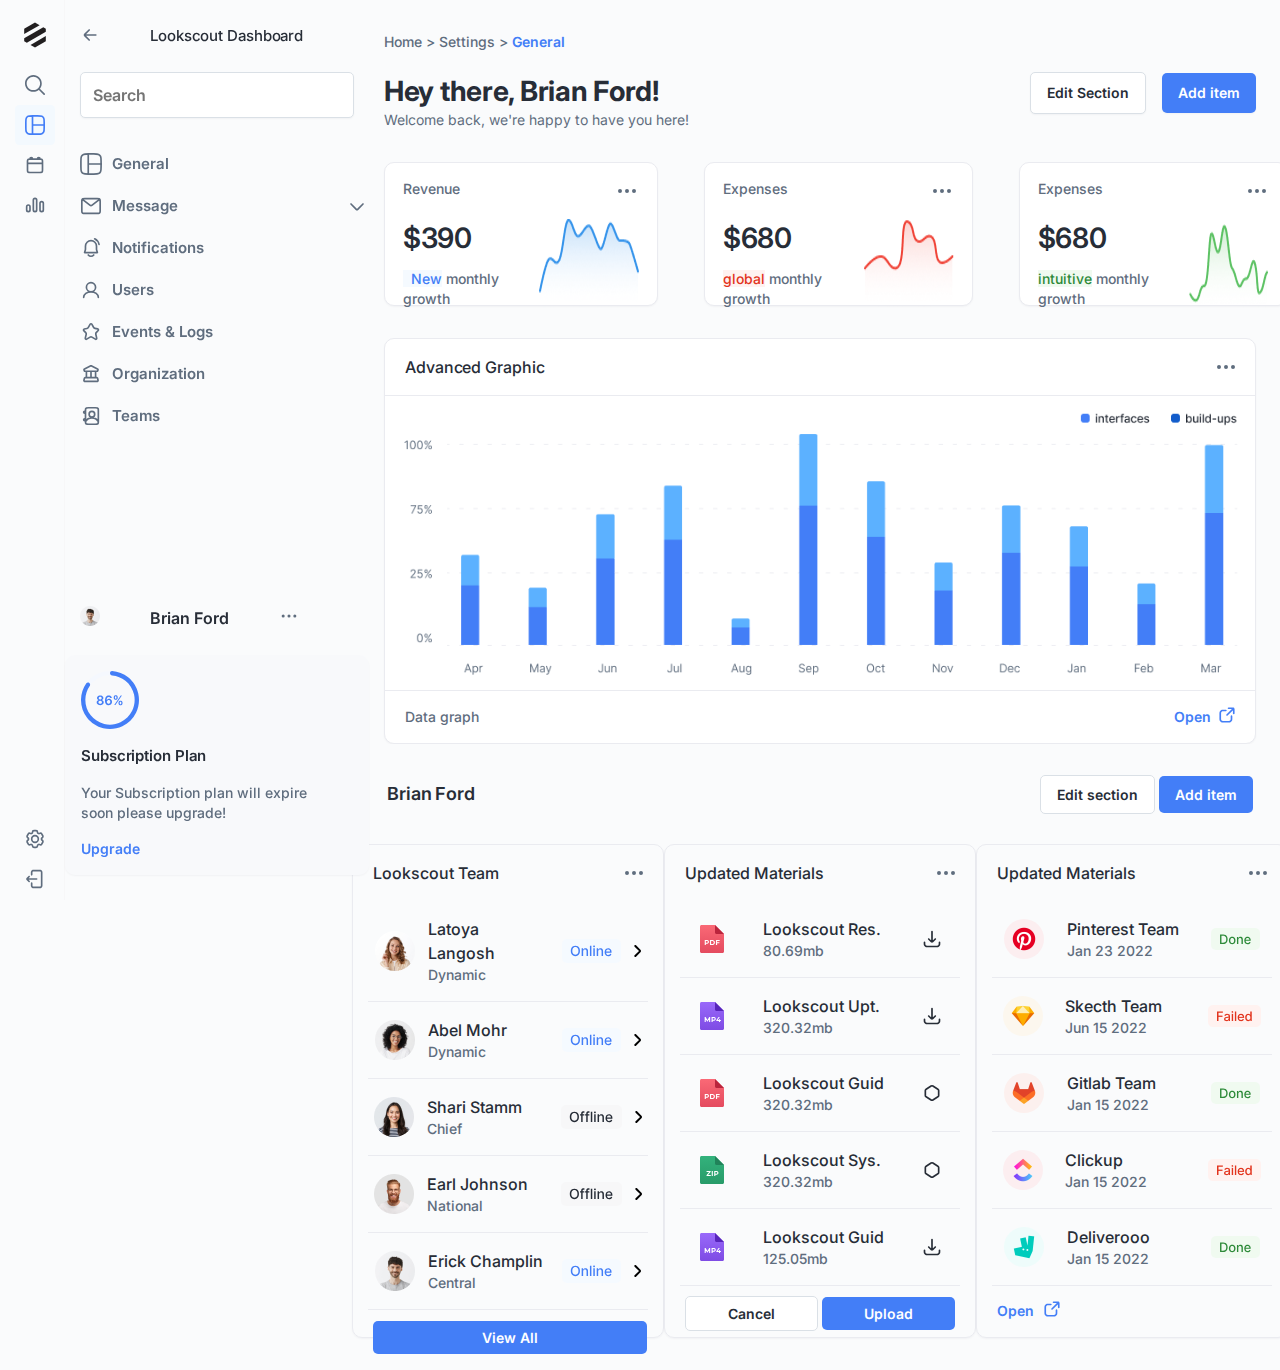
<file: index.html>
<!DOCTYPE html>
<html lang="en">
  <head>
    <meta charset="UTF-8" />
    <meta http-equiv="X-UA-Compatible" content="IE=edge" />
    <meta name="viewport" content="width=device-width, initial-scale=1.0" />
    <link rel="preconnect" href="https://fonts.googleapis.com" />
    <link rel="preconnect" href="https://fonts.gstatic.com" crossorigin />
    <link href="https://fonts.googleapis.com/css2?family=Inter:wght@400;500;600&display=swap" rel="stylesheet"/>
    <link rel="stylesheet" href="assets/css/grid.css" />
    <link rel="stylesheet" href="assets/css/reset.css">
    <title>DASHBOARD</title>
  </head>
  <body>
    <div class="container">
      <div class="panel">
        <!-- Navbar Start-->
        <!-- Navbar Start-->
        <nav>
            <div class="navbarContainer">
                <!--  sol-menü-start    -->
                
                <div class="logo">
                    <a href="#"><img src="assets/img/logo.svg" alt="fabrx-logo"></a>
                    
                    <ul>
                      
                        <li><a href="#"><img src="assets/img/left-menu-icons/search-icon.svg" alt=""></a></li>
                        <li><a href="#"><img src="assets/img/left-menu-icons/dashboard-icon.svg" alt=""></a></li>
                        <li><a href="#"><img src="assets/img/left-menu-icons/calendar-icon.svg" alt=""></a></li>
                        <li><a href="#"><img src="assets/img/left-menu-icons/bars-icon.svg" alt=""></a></li>
                    </ul>
                </div>
                
        
                <div class="hamburger"><a href="#"><img src="assets/img/left-menu-icons/hamburger-icon.svg" alt=""></a></div>
            
        
                <div class="setting">
                    
                    <a href="#"><img src="assets/img/left-menu-icons/setting-icon.svg"></a>
                    <a href="#"><img src="assets/img/left-menu-icons/logout-icon.svg"></a>
                    


                </div>
                
                <!--  sol-menü-end    -->
            </div>
            <!--  sag-menu-start  -->
            

            <div class="right-menu-divider">
               <!--<div class="right-menu-item">-->
                    <!-- Sidebar -->
                    <ul class="right-menu">
                        <div class="menu-header">
                            <a href="#"><img src="assets/img/right-menu-icon/left-icon.svg" alt="dashboard-icon"></a>
                            <h4>Lookscout Dashboard</h4>
                        </div>
                        <div class="menu-header">
                            <input class="search-text"  id="exampleInputEmail1" placeholder="Search">
                        </div>

                        <!-- Nav Item - Dashboard -->
                        <li class="menu-item">
                            <a class="menu-link" href="#">
                                <img src="assets/img/right-menu-icon/horizontal-icon.svg" alt="dashboard-icon">
                                General</a>
                        </li>
                        <li class="menu-item">
                            <a class="menu-link" href="#">
                                <img src="assets/img/right-menu-icon/message-icon.svg" alt="dashboard-icon">
                                Message
                                <span><a href="#"><img src="assets/img/right-menu-icon/down-icon.svg" alt=""></a></span>
                            </a>
                        </li>
                        <li class="menu-item">
                            <a class="menu-link" href="#">
                                <img src="assets/img/right-menu-icon/notification-icon.svg" alt="dashboard-icon">
                                Notifications</a>
                        </li>
                        <li class="menu-item">
                            <a class="menu-link" href="#">
                                <img src="assets/img/right-menu-icon/user-icon.svg" alt="dashboard-icon">
                                Users</a>
                        </li>
                        <li class="menu-item">
                            <a class="menu-link" href="#">
                                <img src="assets/img/right-menu-icon/star-icon.svg" alt="dashboard-icon">
                                Events & Logs</a>
                        </li>
                        <li class="menu-item">
                            <a class="menu-link" href="#">
                                <img src="assets/img/right-menu-icon/bank-icon.svg" alt="dashboard-icon">
                                Organization</a>
                        </li>
                        <li class="menu-item">
                            <a class="menu-link" href="#">
                                <img src="assets/img/right-menu-icon/teams-icon.svg" alt="dashboard-icon">
                                Teams</a>
                        </li>
                    </ul>
                    <!-- End of Sidebar -->
               <!--</div>-->
               <div class="menu-down">
                    <div class="menu-header">
                        <img src="assets/img/avatar.png" alt="dashboard-icon">
                        Brian Ford
                        <img src="assets/img/right-menu-icon/dots-icon.svg" alt="">
                    </div>
                    <div class="plan">
                        <img src="assets/img/right-menu-icon/progress-circle-icon.svg" alt="">
                        <h6>Subscription Plan</h6>
                        <p>Your Subscription plan will expire <br> soon please upgrade!</p>
                        <a href="#">Upgrade</a>

                    </div>
                </div>
            </div>   
            <!--  sag-menu-end    -->

  
        </nav>
        <!-- Navbar Finish-->
        <!-- Navbar Finish-->
      </div>
      <!--Panel Finish-->

      <div class="content">
        <!--Content Start-->

        <!-- Hero Start-->
        <section>
          <div class="heroContainer">
            
            <div class="menu">
              <p class="back">	&lt; Back </p>
                <p class="home"> Home > Settings > <a href="#" class="active"> General </a> </p>
            </div>
            <div class="heroTitle">
                <div class="heroWriting">
                    <h1> Hey there, Brian Ford!</h1>
                    <p>Welcome back, we're happy to have you here!</p>
                </div>
                <div class="heroButton">
                    <a class="whiteButton" href="#">Edit Section</a>
                    <a class="blueButton" href="#">Add item</a>
                    <a class="btn-3dot" href=""><img src="./assets/img/3dot.svg" alt=""></a>

                </div>
            </div>

            <div class="heroCards">
                <div class="card1">
                    <div class="heroGraphic">
                        <p> Revenue </p> <img src="assets/img/menu.svg" alt="">
                    </div>

                    <div class="new">
                        <div class="new1">
                            <div class="area">
                                <h1> $390 </h1>
                                <p> <span class="blue">New</span>
                                    monthly growth</p>
                            </div>
                            <img src="assets/img/Graphics (1).png" alt="">
                        </div>
                    </div>
                </div>
                <div class="card1">
                    <div class="heroGraphic">
                        <p> Expenses </p> <img src="assets/img/menu.svg" alt="">
                    </div>

                    <div class="new">
                        <div class="new1">
                            <div class="area">
                                <h1> $680 </h1>
                                <p> <span class="red">global</span>
                                    monthly growth</p>
                            </div>
                            <img src="assets/img/redgrafik.png" alt="">
                        </div>
                    </div>
                </div>
                <div class="card1">
                    <div class="heroGraphic">
                        <p> Expenses </p> <img src="assets/img/menu.svg" alt="">
                    </div>

                    <div class="new">
                        <div class="new1">
                            <div class="area">
                                <h1> $680 </h1>
                                <p> <span class="green">intuitive</span>
                                    monthly growth</p>
                            </div>
                            <img src="assets/img/greengrafik.png" alt="">
                        </div>
                    </div>
                </div>
            </div>

        </div>
        </section>
        <!-- Hero Finish-->

    
    <!-- Graphics Start-->
    <section>
        <div class="graphicsContainer"> <!-- Graphics Container Start-->
            <div class="graphicsHeader"> <!-- Graphics Header Start-->
            <h3>Revenue</h3>
            <h3 class="d-none">Advanced Graphic</h3>
            <img src="assets/img/3dot.svg" alt="Three Dot">
            </div> <!-- Graphics Header Finish-->
            <img src="assets/img/chart.png" class="cartDesktop" alt="Chart Images">
            <h1 class="smallText">Total Transaction Revenue</h1>
            <h1>$135,450</h1>
            <img src="assets/img/chartMobile.png" class="cartMobile" alt="Cart Images Mobile">
            <div class="graphicsFooter"> <!-- Graphics Footer Start-->
                <p>Data graph</p>
            <div class="openFlex"> <!-- Open Flex Start-->
                <a href="">Open</a>
                <a href=""><img src="./assets/img/open.svg" alt="Open Icon" /></a>
              </div> <!-- Open Flex Finish-->
            </div> <!-- Graphics Footer Finish-->
        </div> <!-- Graphics Container Finish-->
    </section>
    <!-- Graphics Finish-->

        <!-- Teams Start-->
        <section>
          <div class="teamsContainer">
            
              <div class="title">
                <h3>Brian Ford</h3>
                <div class="editButton">
                  <a class="btn-white" href="">Edit section</a>
                  <a class="btn-blue" href="">Add item</a>
                  <a class="btn-3dot" href=""><img src="./assets/img/3dot.svg" alt=""></a>
                </div>
              </div>
              <div class="cards">
                <div class="card">
                  <div class="card-title">
                    <h6>Lookscout Team</h6>
                    <a href=""><img src="./assets/img/3dot.svg" alt="" /></a>
                  </div>
                  <div class="card-content">
                    <img src="./assets/img/1.png" alt="" />
                    <div class="name">
                      <h6>Latoya Langosh</h6>
                      <p>Dynamic</p>
                    </div>
                    <img src="./assets/img/online.svg" alt="" />
                    <img src="./assets/img/right-arrow.svg" alt="" />
                  </div>
                  <div class="card-content">
                    <img src="./assets/img/2.png" alt="" />
                    <div class="name">
                      <h6>Abel Mohr</h6>
                      <p>Dynamic</p>
                    </div>
                    <img src="./assets/img/online.svg" alt="" />
                    <img src="./assets/img/right-arrow.svg" alt="" />
                  </div>
                  <div class="card-content">
                    <img src="./assets/img/3.png" alt="" />
                    <div class="name">
                      <h6>Shari Stamm</h6>
                      <p>Chief</p>
                    </div>
                    <img src="./assets/img/offline.svg" alt="" />
                    <img src="./assets/img/right-arrow.svg" alt="" />
                  </div>
                  <div class="card-content">
                    <img src="./assets/img/4.png" alt="" />
                    <div class="name">
                      <h6>Earl Johnson</h6>
                      <p>National</p>
                    </div>
                    <img src="./assets/img/offline.svg" alt="" />
                    <img src="./assets/img/right-arrow.svg" alt="" />
                  </div>
                  <div class="card-content">
                    <img src="./assets/img/5.png" alt="" />
                    <div class="name">
                      <h6>Erick Champlin</h6>
                      <p>Central</p>
                    </div>
                    <img src="./assets/img/online.svg" alt="" />
                    <img src="./assets/img/right-arrow.svg" alt="" />
                  </div>
                  <div class="cardButton">
                    <a class="button-large" href="">View All</a>
                  </div>
                </div>
                <div class="card">
                  <div class="card-title">
                    <h6>Updated Materials</h6>
                    <a href=""><img src="./assets/img/3dot.svg" alt="" /></a>
                  </div>
                  <div class="card-content">
                    <img src="./assets/img/pdf.svg" alt="" />
                    <div class="name">
                      <h6>Lookscout Res.</h6>
                      <p>80.69mb</p>
                    </div>
                    <a href=""><img src="./assets/img/dowload.svg" alt="" /></a>
                  </div>
                  <div class="card-content">
                    <img src="./assets/img/mp4.svg" alt="" />
                    <div class="name">
                      <h6>Lookscout Upt.</h6>
                      <p>320.32mb</p>
                    </div>
                    <a href=""><img src="./assets/img/dowload.svg" alt="" /></a>
                  </div>
                  <div class="card-content">
                    <img src="./assets/img/pdf.svg" alt="" />
                    <div class="name">
                      <h6>Lookscout Guid</h6>
                      <p>320.32mb</p>
                    </div>
                    <a href=""><img src="./assets/img/empty.svg" alt="" /></a>
                  </div>
                  <div class="card-content">
                    <img src="./assets/img/zip.svg" alt="" />
                    <div class="name">
                      <h6>Lookscout Sys.</h6>
                      <p>320.32mb</p>
                    </div>
                    <a href=""><img src="./assets/img/empty.svg" alt="" /></a>
                  </div>
                  <div class="card-content">
                    <img src="./assets/img/mp4.svg" alt="" />
                    <div class="name">
                      <h6>Lookscout Guid</h6>
                      <p>125.05mb</p>
                    </div>
                    <a href=""><img src="./assets/img/dowload.svg" alt="" /></a>
                  </div>
                  <div class="cardButton">
                    <a class="btn-white-large" href="">Cancel</a>
                    <a class="btn-blue-large" href="">Upload</a>
                  </div>
                </div>
                <div class="card">
                  <div class="card-title">
                    <h6>Updated Materials</h6>
                    <a href=""><img src="./assets/img/3dot.svg" alt="" /></a>
                  </div>
                  <div class="card-content">
                    <img src="./assets/img/pinterest.svg" alt="" />
                    <div class="name">
                      <h6>Pinterest Team</h6>
                      <p>Jan 23 2022</p>
                    </div>
                    <a href=""><img src="./assets/img/done.svg" alt="" /></a>
                  </div>
                  <div class="card-content">
                    <img src="./assets/img/sketch.svg" alt="" />
                    <div class="name">
                      <h6>Skecth Team</h6>
                      <p>Jun 15 2022</p>
                    </div>
                    <a href=""><img src="./assets/img/Failed.png" alt="" /></a>
                  </div>
                  <div class="card-content">
                    <img src="./assets/img/gitlab.svg" alt="" />
                    <div class="name">
                      <h6>Gitlab Team</h6>
                      <p>Jan 15 2022</p>
                    </div>
                    <a href=""><img src="./assets/img/done.svg" alt="" /></a>
                  </div>
                  <div class="card-content">
                    <img src="./assets/img/clickup.svg" alt="" />
                    <div class="name">
                      <h6>Clickup</h6>
                      <p>Jan 15 2022</p>
                    </div>
                    <a href=""><img src="./assets/img/Failed.png" alt="" /></a>
                  </div>
                  <div class="card-content">
                    <img src="./assets/img/deliverooo.png" alt="" />
                    <div class="name">
                      <h6>Deliverooo</h6>
                      <p>Jan 15 2022</p>
                    </div>
                    <a href=""><img src="./assets/img/done.svg" alt="" /></a>
                  </div>
                  <div class="openButton">
                    <a href="">Open</a>
                    <a href=""><img src="./assets/img/open.svg" alt="" /></a>
                  </div>
                </div>
              </div>
            </div>
        </section>
      </div> <!-- Content Finish-->
    </div><!-- Container Finish-->
  </body>
</html>
</file>
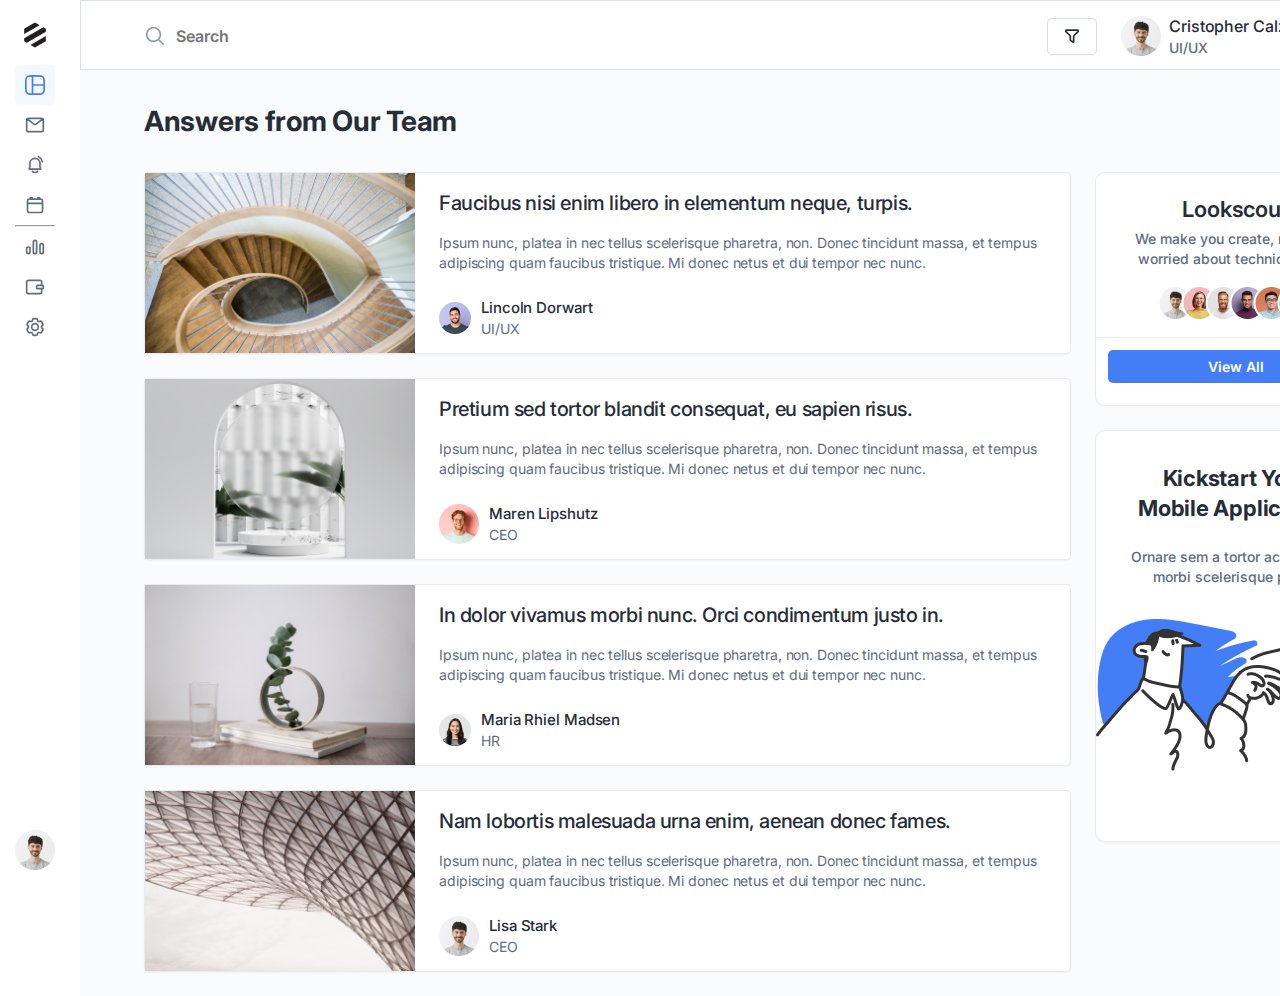
<file: documentation.html>
<!DOCTYPE html>
<html lang="en">
  <head>
    <meta charset="UTF-8" />
    <meta http-equiv="X-UA-Compatible" content="IE=edge" />
    <meta name="viewport" content="width=device-width, initial-scale=1.0" />
    <link rel="preconnect" href="https://fonts.googleapis.com" />
    <link rel="preconnect" href="https://fonts.gstatic.com" crossorigin />
    <link href="https://fonts.googleapis.com/css2?family=Inter:wght@400;500;600&display=swap" rel="stylesheet"/>
    <link rel="stylesheet" href="assets/css/documentation.css" />
    <link rel="stylesheet" href="assets/css/reset.css">
    <title>Documentation</title>
  </head>
  <body>
    <div class="grid-container">
      <div class="header">
        <div class="hero">
          <div class="input">
            <a href=""><img src="./assets/img/glass.svg" alt="" /></a>
            <input type="text" placeholder="Search" />
          </div>
          <div class="user">
            <div class="whiteButton">
              <a href=""><img src="./assets/img/filter.svg" alt="" /></a>
            </div>
            <div class="account">
              <a href=""><img src="./assets/img/5.png" alt="" /></a>
              <div class="user-info">
                <a href=""><h3>Cristopher Calzoni</h3></a>
                <p>UI/UX</p>
              </div>
            </div>
          </div>
        </div>
      </div>

      <div class="menu">
        <nav>
          <div class="container">
            <div class="navbarContainer">
              <!--  sol-menü-start    -->

              <div class="logo">
                <a href="#"
                  ><img src="assets/img/logo.svg" alt="fabrx-logo"
                /></a>

                <ul>
                  <li>
                    <a href="#"
                      ><img src="assets/img/dashboardicon.svg" alt=""
                    /></a>
                  </li>
                  <li>
                    <a href="#"><img src="assets/img/mail.svg" alt="" /></a>
                  </li>
                  <li>
                    <a href="#"><img src="assets/img/no.svg" alt="" /></a>
                  </li>
                  <li>
                    <a href="#"><img src="assets/img/calendar.svg" alt="" /></a>
                  </li>
                  <hr />
                  <li>
                    <a href="#"><img src="assets/img/bar-icon.svg" alt="" /></a>
                  </li>
                  <li>
                    <a href="#"><img src="assets/img/wallet.svg" alt="" /></a>
                  </li>
                  <li>
                    <a href="#"
                      ><img src="assets/img/setting-icon.svg" alt=""
                    /></a>
                  </li>
                </ul>
              </div>

              <div class="hamburger">
                <a href="#"
                  ><img src="assets/img/hamburger-icon.svg" alt=""
                /></a>
              </div>

              <div class="setting">
                <a href="#"><img src="assets/img/avatar.png" /></a>
              </div>

              <!--  sol-menü-end    -->
            </div>
          </div>
        </nav>
      </div>

      <div class="main">
        <div class="contentGrid">
          <section>
            <div class="teams">
              <h1>Answers from Our Team</h1>
              <div class="teamsCards">
                <div class="teamsCard">
                  <div>
                    <img
                      src="assets/img/teamsCardImage1.png"
                      class="cardImage"
                    />
                  </div>
                  <div>
                    <h2>
                      Faucibus nisi enim libero in elementum neque, turpis.
                    </h2>
                    <p>
                      Ipsum nunc, platea in nec tellus scelerisque pharetra,
                      non. Donec tincidunt massa, et tempus <br />
                      adipiscing quam faucibus tristique. Mi donec netus et dui
                      tempor nec nunc.
                    </p>
                    <div class="teamsAccount">
                      <a href="#"><img src="assets/img/tableAvatar2.png" alt=""/></a>
                      <div>
                        <h4>Lincoln Dorwart</h4>
                        <p class="smallText">UI/UX</p>
                      </div>
                    </div>
                  </div>
                </div>

                <div class="teamsCard">
                  <div>
                    <img
                      src="assets/img/teamsCardImage2.png"
                      class="cardImage"
                    />
                  </div>
                  <div>
                    <h2>
                      Pretium sed tortor blandit consequat, eu sapien risus. 
                    </h2>
                    <p>
                      Ipsum nunc, platea in nec tellus scelerisque pharetra,
                      non. Donec tincidunt massa, et tempus <br />
                      adipiscing quam faucibus tristique. Mi donec netus et dui
                      tempor nec nunc.
                    </p>
                    <div class="teamsAccount">
                      <a href="#"><img src="assets/img/maren.png" alt="" /></a>
                      <div>
                        <h4>Maren Lipshutz</h4>
                        <p class="smallText">CEO</p>
                      </div>
                    </div>
                  </div>
                </div>

                <div class="teamsCard d-none">
                  <div>
                    <img
                      src="assets/img/teamsCardImage3.png"
                      class="cardImage"
                    />
                  </div>
                  <div>
                    <h2>
                      In dolor vivamus morbi nunc. Orci condimentum justo in.
                    </h2>
                    <p>
                      Ipsum nunc, platea in nec tellus scelerisque pharetra,
                      non. Donec tincidunt massa, et tempus <br />
                      adipiscing quam faucibus tristique. Mi donec netus et dui
                      tempor nec nunc.
                    </p>
                    <div class="teamsAccount">
                      <a href="#"
                        ><img src="assets/img/tableAvatar6.png" alt=""
                      /></a>
                      <div>
                        <h4>Maria Rhiel Madsen</h4>
                        <p class="smallText">HR</p>
                      </div>
                    </div>
                  </div>
                </div>

                <div class="teamsCard d-none">
                  <div>
                    <img
                      src="assets/img/teamsCardImage4.png"
                      class="cardImage"
                    />
                  </div>
                  <div>
                    <h2>
                      Nam lobortis malesuada urna enim, aenean donec fames. 
                    </h2>
                    <p>
                      Ipsum nunc, platea in nec tellus scelerisque pharetra,
                      non. Donec tincidunt massa, et tempus <br />
                      adipiscing quam faucibus tristique. Mi donec netus et dui
                      tempor nec nunc.
                    </p>
                    <div class="teamsAccount">
                      <a href="#"><img src="assets/img/5.png" alt="" /></a>
                      <div>
                        <h4>Lisa Stark</h4>
                        <p class="smallText">CEO</p>
                      </div>
                    </div>
                  </div>
                </div>
              </div>
            </div>
          </section>

          <section>
            <div class="menu2">
              <div class="cardlogo">
                <div class="lookscout">
                  <div class="text1">
                    <h3>Lookscout</h3>
                    <p>
                      We make you create, not to be worried about technical
                      stuff.
                    </p>
                  </div>
                  <img src="assets/img/avatarGroup.png" alt="" />
                </div>

                <div class="buttoncard">
                  <div class="all">
                    <a class="buttonview" href="#"> View All</a>
                  </div>
                </div>
              </div>

              <div class="cards">
                <div class="areatext1">
                  <div class="writing">
                    <h1>Kickstart Your Mobile Application</h1>
                    <p>
                      Ornare sem a tortor ac mi tellus morbi scelerisque purus.
                    </p>
                  </div>
                  <img src="assets/img/sending.png" alt="" />
                </div>
              </div>
            </div>
          </section>
        </div>
        <!-- Content Grid-->
      </div>
    </div>
    <script>
      function myFunction() {
        document.getElementById("demo").innerHTML = "Hello World";
      }
    </script>
  </body>
</html>
</file>
<file: assets/css/grid.css>
a {
  text-decoration: none;
}
ol,
ul {
  list-style: none;
}
/* Reset CSS Finish */

/* General CSS Start*/
.container {
  display: grid;
  grid-template-columns: 320px auto;
  margin: 0 auto;
}
/* :root{
    --redText:#E2341D;
    --redBg: #FFF2F0;
    --greenText:#2D8A39;
    --greenBg: #F0FAF0;
    --blueText: #437EF7;
    --blueBg: #F5FAFF;
    --grayBg: #F7F7F8;
  } */
h1 {
  font-size: 28px;
  line-height: 38px;
  letter-spacing: -0.01em;
}
h2 {
  font-size: 15px;
  line-height: 22px;
  letter-spacing: -0.1px;
  color: #5f6d7e;
}
h3 {
  font-weight: 500;
  font-size: 16px;
  line-height: 24px;
  letter-spacing: -0.1px;
}
h4 {
  font-weight: 500;
  font-size: 15px;
  line-height: 22px;
  letter-spacing: -0.1px;
}
h5 {
  font-size: 18px;
  line-height: 28px;
  letter-spacing: -0.1px;
}
.largeText {
  font-weight: 400;
  font-size: 16px;
  line-height: 24px;
}
h6 {
  font-family: "Inter";
  font-weight: 500;
  font-size: 16px;
  line-height: 24px;
}
p {
  font-family: "Inter";
  color: #5f6d7e;
  font-weight: 500;
  font-size: 14px;
  line-height: 20px;
}
.smallText {
  font-weight: 500;
  font-size: 14px;
  line-height: 20px;
  color: #5f6d7e;
}
.xSmallText {
  font-weight: 500;
  font-size: 13px;
  line-height: 18px;
}
.blueButton {
  display: inline-block;
  font-size: 14px;
  line-height: 20px;
  color: #ffffff;
  padding: 10px 16px;
  background: #437ef7;
  box-shadow: 0px 1px 2px rgba(16, 24, 40, 0.04);
  border-radius: 5px;
}
.whiteButton {
  display: inline-block;
  background: #ffffff;
  border: 1px solid #dae0e6;
  box-shadow: 0px 1px 2px rgba(16, 24, 40, 0.04);
  border-radius: 5px;
  font-size: 14px;
  line-height: 20px;
  color: #272d37;
  padding: 10px 16px;
}
/* General CSS Finish*/

/* Desktop CSS Start */


/*  menu   */
/*  --- left-sidebar-menu-start --   */
.logo{
  display: flex;
  flex-direction: column;
  gap: 10px;
}

.navbarContainer{
  display: flex;
  flex-direction: column;
  justify-content: space-between;
  position: fixed;
  height: 100%;
  margin-top: 15px;
  margin-left: 15px;
  margin-right: 15px;
}
.hamburger{
display: none;
}
.navbarContainer a{
  display: flex;
}
.navbarContainer ul{
  padding: 0;
  margin: 0 auto;
}
.navbarContainer a img{
  width: 40px;
  height: 40px;
}
.setting{
  display: flex;
  justify-content: flex-end;
  flex-direction: column;
  margin-bottom: 16px;
}
/*  --- left-sidebar-menu-end --   */

/* ----right-menu-start   ----- */

.panel{
  margin-right: 25px;
}
.right-menu{
  margin: 0;
  padding: 0;
}
.right-menu-divider{
  position: fixed;
  border-left: 1px solid  #F7F7F8 ;
  margin-left: 5%;
  display: flex;
  flex-direction: column;
  justify-content: space-between;
  height: 100%;
}
.menu-header{
  border: 0px solid pink;
  border-radius: 5px;
  display:flex;
  gap: 50px;
  flex-direction:row;
  margin: 25px 15px;
  padding: -2px 15px;
  flex-wrap: wrap;
}
.menu-header img{
  width: 20px;
  height: 20px;
}
.sidebar-heading{
  font-family: 'Inter';
  padding: 5px 15px;
  font-weight: 600;
  font-size: 14px;
  line-height: 20px;
  letter-spacing: 0.01em;
  text-transform: uppercase;
  color: #5F6D7E;
  margin: 10px auto;
}
.right-menu li{
  display: flex;
  flex-direction:row;
  align-items: center;
  gap: 12px;
}
.menu-item{
  margin: 0 auto;
}
.menu-link{
  display: flex;
  align-items: center;
  font-family: 'Inter';
  font-style: normal;
  font-weight: 600;
  font-size: 15px;
  line-height: 22px;
  color: #5F6D7E;
  gap: 10px;
  padding: 10px 15px;
  flex-grow: 1;
}
.menu-item:hover{
  border-left: 3px solid #437EF7;
  background-color: #F5FAFF;
}
.menu-link:hover{
  color: #437EF7;
}
.search-text{
  display: flex;
  flex-direction: row;
  align-items: center;
  padding: 10px 12px;
  gap: 8px;
  background: #FFFFFF;
  border: 1px solid #DAE0E6;
  box-shadow: 0px 1px 2px rgba(16, 24, 40, 0.04);
  border-radius: 5px;
}
.right-menu-item{
  display: flex;
}
.plan{
  display: flex;
  flex-direction: column;
  align-items: flex-start;
  padding: 16px;
  gap: 16px;
  background: #F8F9FB;
  box-shadow: 0px 1px 2px rgba(16, 24, 40, 0.04);
  border-radius: 10px;
  margin-bottom: 25px;
}
.plan h6{
  font-family: 'Inter';
  font-weight: 600;
  font-size: 15px;
  line-height: 22px;
  display: flex;
  align-items: center;
  letter-spacing: -0.1px;
  color: #272D37;
}
.plan a{
  text-decoration: none;
  color: #437EF7;
  font-family: 'Inter';
  font-weight: 600;
  font-size: 14px;
  line-height: 20px;
}

/*   ---- right-menu-end ----- */


/*  menu   */

.teamsContainer {
  background-color: #fafbfc;
  margin-bottom: 32px;
}
.cards {
  display: flex;
  justify-content: space-around;
}
.card {
  width: 312px;
  height: 494px;
  justify-content: space-between;
  border: 1px solid #eaebf0;
  box-shadow: 0px 1px 2px rgba(16, 24, 40, 0.04);
  border-radius: 10px;
}
.name {
  width: 121px;
}
.title {
  justify-content: space-between;
  display: flex;
  height: 100px;
  align-items: center;
  padding: 0 35px;
}
.title h3 {
  font-family: "Inter";
  font-weight: 600;
  font-size: 18px;
  line-height: 28px;
  color: #272d37;
}
.btn-white {
  padding: 10px 16px;
  background-color: #ffffff;
  color: #272d37;
  font-family: "Inter";
  font-weight: 600;
  font-size: 14px;
  line-height: 20px;
  border: 1px solid #dae0e6;
  border-radius: 5px;
}
.btn-blue {
  padding: 10px 16px;
  background-color: #437ef7;
  color: #ffffff;
  font-family: "Inter";
  font-weight: 600;
  font-size: 14px;
  line-height: 20px;
  border-radius: 5px;
}
.content{
  margin-left: 32px;
}
.card-title {
  justify-content: space-between;
  display: flex;
  padding: 16px 20px;
  align-items: center;
}
.card-content {
  display: flex;
  align-items: center;
  justify-content: space-around;
  width: 280px;
  margin: 0 auto;
  padding: 16px 0;
  border-bottom: 1px solid #eaebf0;
}
.button-large {
  padding: 8px 109px;
  background-color: #437ef7;
  border-radius: 5px;
  margin-top: 20px;
  color: #ffffff;
  font-family: "Inter";
  font-weight: 600;
  font-size: 14px;
  line-height: 20px;
}
.button-medium {
  padding: 10px 16px;
  background-color: #ffff;
  border-radius: 5px;
  margin-left: 20px;
  margin-top: 20px;
  color: #437ef7;
  font-family: "Inter";
  font-weight: 600;
  font-size: 14px;
  line-height: 20px;
}
.cardButton {
  margin-top: 15px;
  margin-left: 20px;
}
a {
  font-family: "Inter";
  font-weight: 600;
  font-size: 14px;
  line-height: 20px;
  color: #437ef7;
}
.btn-white-large {
  padding: 8px 42px;
  background-color: #ffffff;
  color: #272d37;
  border: 1px solid #dae0e6;
  border-radius: 5px;
  font-family: "Inter";
  font-weight: 600;
  font-size: 14px;
  line-height: 20px;
}
.btn-blue-large {
  padding: 8px 42px;
  background-color: #437ef7;
  color: #ffffff;
  border-radius: 5px;
  font-family: "Inter";
  font-weight: 600;
  font-size: 14px;
  line-height: 20px;
}
.openButton {
  display: flex;
  gap: 10px;
  margin-left: 20px;
  margin-top: 15px;
}
.btn-3dot img {
  padding: 19px 13px;
  background-color: #ffff;
  border: 1px solid #dae0e6;
  border-radius: 5px;
  display: none;
}
.graphicsContainer{
  background: #FFFFFF;
  border: 1px solid #EAEBF0;
  box-shadow: 0px 1px 2px rgba(16, 24, 40, 0.04);
  border-radius: 10px;
  margin: 0 32px;
}
.graphicsHeader{
  display: flex;
  justify-content: space-between;
  border-bottom: 1px solid #EAEBF0;
  padding: 16px 20px;
}
.graphicsHeader h3:first-child{
  display: none;
}
.graphicsContainer h1{
  display: none;
}
.graphicsFooter{
  display: flex;
  border-top: 1px solid #EAEBF0;
  justify-content: space-between;
  padding: 16px 20px;
}
.cartMobile{
  display: none;
}
.openFlex{
  display: flex;
  gap: 8px;
}
.menu {
  display: flex;
  padding: 32px;
  color: rgba(95, 109, 126, 1);
  font-weight: 500;
  padding-bottom: 20px;
}
.active {
  color: rgba(67, 126, 247, 1);
}
.heroTitle {
  padding: 32px;
  padding-top: 0;
  padding-right: 0;
  display: flex;
  justify-content: space-between;
}
.heroTitle p {
  text-align: left;
  color: rgba(95, 109, 126, 1);
  font-weight: 400;
}
.heroButton {
  padding-right: 32px;
}
.heroButton .blueButton {
  margin-left: 12px;;
}
.card1 {
  background: #FFFFFF;
  border: 1px solid #EAEBF0;
  box-shadow: 0px 1px 2px rgba(16, 24, 40, 0.04);
  border-radius: 10px;
  height: 144px;
  padding: 16px 18px 20px;
}
.heroCards {
  display: flex;
  gap: 46px;
  margin-left: 32px;
  margin-bottom: 32px;
}
.heroGraphic {
  display: flex;
  justify-content: space-between;
}
.new1 {
  display: flex;
  padding-top: 16px;
  justify-content: space-between;
  gap:20px;
}
.new1 p {
  text-align: left;
  font-weight: 500;
  color: rgba(95, 109, 126, 1);
}
.new1 h1 {
  font-weight: 600;
}
.area h1 {
  padding-bottom: 12px;
}
.blue {
  color:  rgba(67, 126, 247, 1);
  background-color: rgba(245, 250, 255, 1);
  padding-left: 8px;
}
.newblue{
  display: flex;
  gap: 8px;
}
.new .red {
  color: rgba(226, 52, 29, 1);
  background-color: rgba(255, 242, 240, 1);
}
.new .green {
  color: rgba(45, 138, 57, 1);
  background-color: rgba(240, 250, 240, 1);
}
.back {
  display: none;
}
/* Desktop CSS Finish */
</file>
<file: assets/css/documentation.css>
a {
  text-decoration: none;
}
ol,
ul {
  list-style: none;
}
/* Reset CSS Finish */

/* General CSS Start*/
.grid-container {
  display: grid;
  grid-template-columns: 80px 1fr;
  grid-template-rows: auto 1fr;
  grid-template-areas:
    "menu header"
    "menu main";
  height: 100vh;
}
.header {
  grid-area: header;
  height: 70px;
  background: #fff;
  border: 1px solid #dae0e6;
}
.menu {
  grid-area: menu;
  width: 80px;
  background: #fff;
}
.main {
  grid-area: main;
}
h1 {
  font-size: 28px;
  line-height: 38px;
  letter-spacing: -0.01em;
}
h2 {
  font-size: 15px;
  line-height: 22px;
  letter-spacing: -0.1px;
  color: #5f6d7e;
}
h3 {
  font-weight: 500;
  font-size: 16px;
  line-height: 24px;
  letter-spacing: -0.1px;
}
h4 {
  font-weight: 500;
  font-size: 15px;
  line-height: 22px;
  letter-spacing: -0.1px;
}
h5 {
  font-size: 18px;
  line-height: 28px;
  letter-spacing: -0.1px;
}
.largeText {
  font-weight: 400;
  font-size: 16px;
  line-height: 24px;
}
h6 {
  font-family: "Inter";
  font-weight: 500;
  font-size: 16px;
  line-height: 24px;
}
p {
  font-family: "Inter";
  color: #5f6d7e;
  font-weight: 500;
  font-size: 14px;
  line-height: 20px;
}
.smallText {
  font-weight: 500;
  font-size: 14px;
  line-height: 20px;
  color: #5f6d7e;
}
.xSmallText {
  font-weight: 500;
  font-size: 13px;
  line-height: 18px;
}
.blueButton {
  display: inline-block;
  font-size: 14px;
  line-height: 20px;
  color: #ffffff;
  padding: 10px 16px;
  background: #437ef7;
  box-shadow: 0px 1px 2px rgba(16, 24, 40, 0.04);
  border-radius: 5px;
}
.whiteButton {
  display: inline-block;
  background: #ffffff;
  border: 1px solid #dae0e6;
  box-shadow: 0px 1px 2px rgba(16, 24, 40, 0.04);
  border-radius: 5px;
  font-size: 14px;
  line-height: 20px;
  color: #272d37;
  padding: 10px 16px;
}
/* General CSS Finish*/

/* Desktop CSS Start */
/*  --- left-sidebar-menu-start --   */

.logo {
  display: flex;
  flex-direction: column;
  gap: 10px;
}

.navbarContainer {
  display: flex;
  flex-direction: column;
  justify-content: space-between;
  position: fixed;
  height: 95%;
  margin-top: 15px;
  margin-left: 15px;
  margin-right: 15px;
}
.hamburger {
  display: none;
}
.navbarContainer a {
  display: flex;
}
.navbarContainer ul {
  padding: 0;
  margin: 0 auto;
}
.navbarContainer a img {
  width: 40px;
  height: 40px;
}
.setting {
  display: flex;
  justify-content: flex-end;
  flex-direction: column;
}
/*  --- left-sidebar-menu-end --   */
.hero {
  width: 90%;
  margin: 0 auto;
  justify-content: space-between;
  height: 70px;
  display: flex;
}
.input {
  display: flex;
  align-items: center;
  gap: 10px;
}
input {
  border: none;
  width: 214px;
  background: none;
}
.account {
  display: flex;
  align-items: center;
  height: 100%;
  gap: 8px;
}
.user {
  display: flex;
  align-items: center;
  height: 100%;
  gap: 24px;
}
.user a {
  color: #272d37;
}
.teamsCards {
  margin-left: 64px;
}
.teamsCard {
  display: flex;
  gap: 24px;
  background: #ffffff;
  border: 1px solid #eaebf0;
  box-shadow: 0px 1px 2px rgba(16, 24, 40, 0.04);
  border-radius: 5px;
  width: 927px;
  height: 182px;
  margin-bottom: 24px;
}
.cardImage {
  height: 100%;
}
.teams h1 {
  margin-left: 64px;
  margin-bottom: 32px;
  margin-top: 32px;
}
.teamsCard h2 {
  font-weight: 500;
  font-size: 20px;
  line-height: 28px;
  letter-spacing: -0.02em;
  color: #272d37;
  margin-bottom: 16px;
  margin-top: 16px;
}
.teamsCard p {
  font-weight: 400;
  font-size: 14px;
  line-height: 20px;
  letter-spacing: -0.1px;
  color: #5f6d7e;
}
.teamsAccount {
  display: flex;
  align-items: center;
  gap: 10px;
  margin-top: 24px;
}
.cardlogo {
  width: 281px;
  height: 234px;
  background: #ffffff;
  border: 1px solid #eaebf0;
  box-shadow: 0px 1px 2px rgba(16, 24, 40, 0.04);
  border-radius: 10px;
  margin-bottom: 24px;
}
.buttoncard {
  border-top: 1px solid #eaebf0;
  text-align: center;
}
.lookscout {
  display: flex;
  flex-direction: column;
  align-items: center;
  padding-top: 24px;
  gap: 16px;
  padding-bottom: 16px;
}
.lookscout h3 {
  font-weight: 600;
  font-size: 22px;
  line-height: 24px;
  padding-bottom: 8px;
}
.text1 {
  text-align: center;
  padding-left: 20px;
  padding-right: 20px;
}
.buttonview {
  padding: 8px 100px;
  background-color: #437ef7;
  border-radius: 5px;
  margin-top: 20px;
  color: #ffffff;
  font-family: "Inter";
  font-weight: 600;
  font-size: 14px;
  line-height: 20px;
}
.all {
  padding-top: 16px;
}
.cards {
  width: 281px;
  height: 412px;
  background: #ffffff;
  border: 1px solid #eaebf0;
  box-shadow: 0px 1px 2px rgba(16, 24, 40, 0.04);
  border-radius: 10px;
}
.writing h1 {
  font-weight: 700;
  line-height: 30px;
  text-align: center;
  font-size: 22px;
  padding-bottom: 24px;
}
.writing {
  padding: 32px;
}
.writing p {
  text-align: center;
}
.areatext1 img {
  padding-bottom: 53px;
}
.contentGrid {
  display: grid;
  grid-template-columns: 1fr 1fr;
  column-gap: 24px;
}
.menu2 {
  margin-top: 102px;
}
/* Desktop CSS Finish */
</file>
